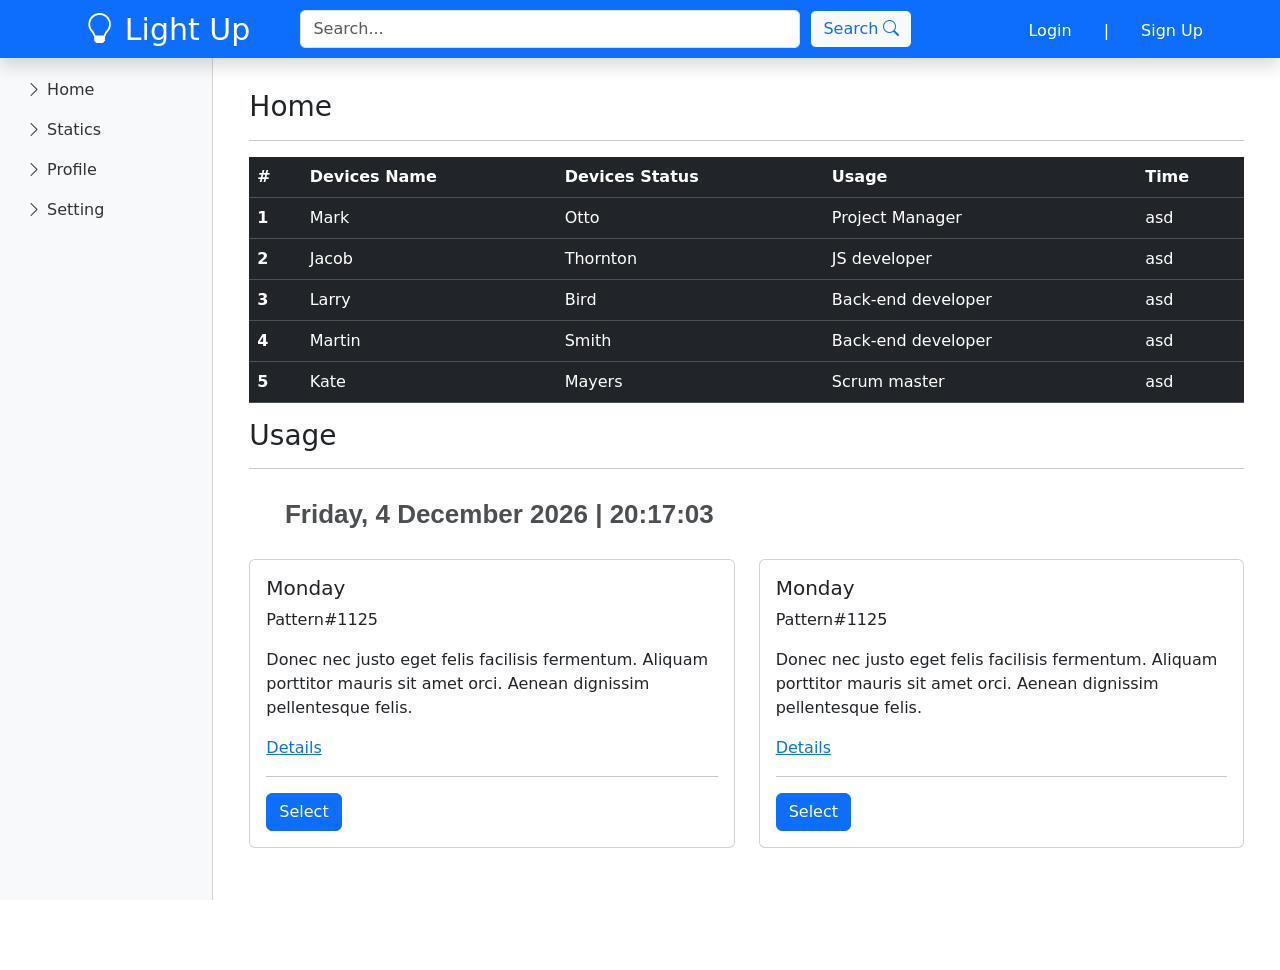
<file: SP-1/index.html>
<!DOCTYPE html>
<html lang="en">
  <head>
    <!-- Required meta tags -->
    <meta charset="utf-8" />
    <meta name="viewport" content="width=device-width, initial-scale=1" />

    <!-- Bootstrap CSS -->
    <link
      href="https://cdn.jsdelivr.net/npm/bootstrap@5.1.1/dist/css/bootstrap.min.css"
      rel="stylesheet"
      integrity="sha384-F3w7mX95PdgyTmZZMECAngseQB83DfGTowi0iMjiWaeVhAn4FJkqJByhZMI3AhiU"
      crossorigin="anonymous"
    />
    <!--Boxicons-->
    <link
      rel="stylesheet"
      href="https://cdn.jsdelivr.net/npm/bootstrap-icons@1.5.0/font/bootstrap-icons.css"
    />
    <!--Custom Css-->
    <link rel="stylesheet" href="./css/index-style.css" />

    <title>Light Up | Home</title>
  </head>
  <body>
    <nav class="navbar navbar-dark bg-primary flex-md-nowrap p-0 shadow">
      <a class="navbar-brand col-sm-3 col-md-2 head-icon" href="#">
        <i class="bi bi-lightbulb"></i>
        <span>Light Up</span>
      </a>
      <input
        type="text"
        class="form-control form-control-primary search-box"
        placeholder="Search..."
      />
      <button
        type="button"
        class="btn btn-light btn-outline-primary search-btn"
      >
        Search
        <i class="bi bi-search"></i>
      </button>
      <ul class="nav float-end member-nav">
        <li class="nav-item member-nav-item">
          <a class="nav-link member-nav-link" href="login.html">Login</a>
        </li>
        <li class="nav-item member-nav-item">
          <p class="nav-link member-nav-link">|</p>
        </li>
        <li class="nav-item member-nav-item">
          <a class="nav-link member-nav-link" href="signup.html">Sign Up</a>
        </li>
      </ul>
    </nav>

    <div class="container-fluid">
      <div class="row">
        <div class="col-md-2 bg-light sidebar">
          <div class="left-sidebar">
            <ul class="nav flex-column sidebar-nav">
              <li class="nav-item sidebar-nav-item">
                <a
                  class="nav-link sidebar-nav-link"
                  href="#"
                  id="statics-nav-btn"
                >
                  <i class="bi bi-chevron-right"></i>
                  <span>Home</span>
                </a>
              </li>
              <li class="nav-item sidebar-nav-item">
                <a
                  class="nav-link sidebar-nav-link"
                  href="statics.html"
                  id="statics-nav-btn"
                >
                  <i class="bi bi-chevron-right"></i>
                  <span>Statics</span>
                </a>
              </li>

              <li class="nav-item sidebar-nav-item">
                <a
                  class="nav-link sidebar-nav-link"
                  href="profile.html"
                  id="profile-nav-btn"
                >
                  <i class="bi bi-chevron-right"></i>
                  <span>Profile</span>
                </a>
              </li>
              <li class="nav-item sidebar-nav-item">
                <a
                  class="nav-link sidebar-nav-link"
                  href="setting.html"
                  id="setting-nav-btn"
                >
                  <i class="bi bi-chevron-right"></i>
                  <span>Setting</span>
                </a>
              </li>
            </ul>
          </div>
        </div>
        <main
          role="main"
          onLoad="renderTime();"
          class="col-md-9 ml-sm-auto col-lg-10 px-4"
        >
          <div class="container-fluid">
            <h3>Home</h3>
            <hr />
            <div class="table-responsive">
              <table class="table table-dark table-stat-home">
                <thead>
                  <tr>
                    <th scope="col">#</th>
                    <th scope="col">Devices Name</th>
                    <th scope="col">Devices Status</th>
                    <th scope="col">Usage</th>
                    <th scope="col">Time</th>
                  </tr>
                </thead>
                <tbody>
                  <tr>
                    <th scope="row">1</th>
                    <td>Mark</td>
                    <td>Otto</td>
                    <td>Project Manager</td>
                    <td>asd</td>
                  </tr>
                  <tr>
                    <th scope="row">2</th>
                    <td>Jacob</td>
                    <td>Thornton</td>
                    <td>JS developer</td>
                    <td>asd</td>
                  </tr>
                  <tr>
                    <th scope="row">3</th>
                    <td>Larry</td>
                    <td>Bird</td>
                    <td>Back-end developer</td>
                    <td>asd</td>
                  </tr>
                  <tr>
                    <th scope="row">4</th>
                    <td>Martin</td>
                    <td>Smith</td>
                    <td>Back-end developer</td>
                    <td>asd</td>
                  </tr>
                  <tr>
                    <th scope="row">5</th>
                    <td>Kate</td>
                    <td>Mayers</td>
                    <td>Scrum master</td>
                    <td>asd</td>
                  </tr>
                </tbody>
              </table>
            </div>
            <h3>Usage</h3>
            <hr />
            <div id="clockDisplay" class="timebox"></div>
            <div class="row">
              <div class="col-sm-6">
                <div class="card">
                  <div class="card-body">
                    <h5 class="card-title">Monday</h5>
                    <p class="card-des">Pattern#1125</p>
                    <p class="card-text">
                      Donec nec justo eget felis facilisis fermentum. Aliquam
                      porttitor mauris sit amet orci. Aenean dignissim
                      pellentesque felis.
                    </p>
                    <a href="#" class="link-primary">Details</a>
                    <hr />
                    <button class="btn btn-primary">Select</button>
                  </div>
                </div>
              </div>
              <div class="col-sm-6">
                <div class="card">
                  <div class="card-body">
                    <h5 class="card-title">Monday</h5>
                    <p class="card-des">Pattern#1125</p>
                    <p class="card-text">
                      Donec nec justo eget felis facilisis fermentum. Aliquam
                      porttitor mauris sit amet orci. Aenean dignissim
                      pellentesque felis.
                    </p>
                    <a href="#" class="link-primary">Details</a>
                    <hr />
                    <button class="btn btn-primary">Select</button>
                  </div>
                </div>
              </div>
            </div>
          </div>
        </main>
      </div>
    </div>

    <!-- Optional JavaScript; choose one of the two! -->

    <!-- Option 1: Bootstrap Bundle with Popper -->
    <script
      src="https://cdn.jsdelivr.net/npm/bootstrap@5.1.1/dist/js/bootstrap.bundle.min.js"
      integrity="sha384-/bQdsTh/da6pkI1MST/rWKFNjaCP5gBSY4sEBT38Q/9RBh9AH40zEOg7Hlq2THRZ"
      crossorigin="anonymous"
    ></script>
    <script type="text/javascript" src="./js/index.js"></script>

    <!-- Option 2: Separate Popper and Bootstrap JS -->
    <!--
    <script src="https://cdn.jsdelivr.net/npm/@popperjs/core@2.9.3/dist/umd/popper.min.js" integrity="sha384-W8fXfP3gkOKtndU4JGtKDvXbO53Wy8SZCQHczT5FMiiqmQfUpWbYdTil/SxwZgAN" crossorigin="anonymous"></script>
    <script src="https://cdn.jsdelivr.net/npm/bootstrap@5.1.1/dist/js/bootstrap.min.js" integrity="sha384-skAcpIdS7UcVUC05LJ9Dxay8AXcDYfBJqt1CJ85S/CFujBsIzCIv+l9liuYLaMQ/" crossorigin="anonymous"></script>
    -->
  </body>
</html>
</file>
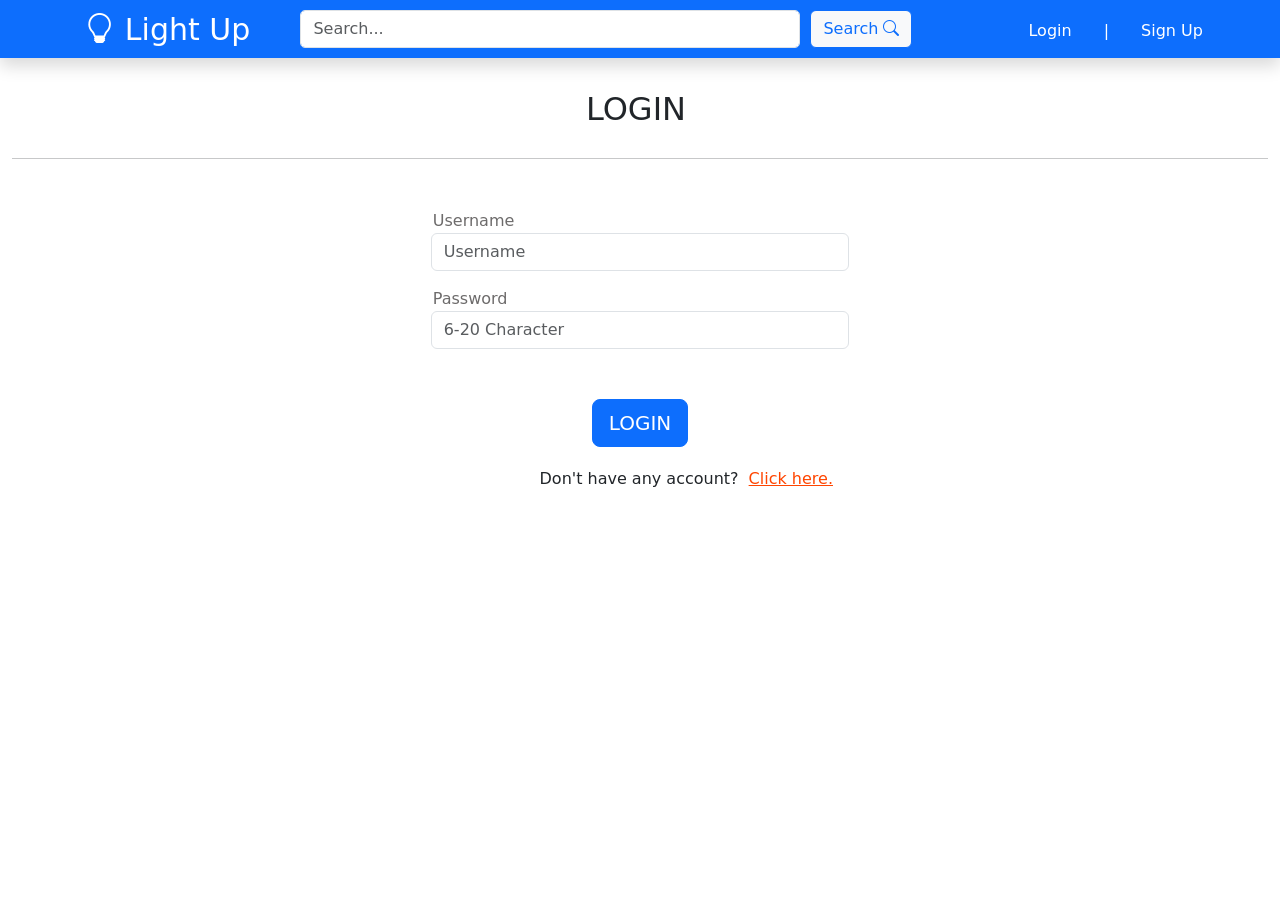
<file: SP-1/login.html>
<!DOCTYPE html>
<html lang="en">
  <head>
    <!-- Required meta tags -->
    <meta charset="utf-8" />
    <meta name="viewport" content="width=device-width, initial-scale=1" />

    <!-- Bootstrap CSS -->
    <link
      href="https://cdn.jsdelivr.net/npm/bootstrap@5.1.1/dist/css/bootstrap.min.css"
      rel="stylesheet"
      integrity="sha384-F3w7mX95PdgyTmZZMECAngseQB83DfGTowi0iMjiWaeVhAn4FJkqJByhZMI3AhiU"
      crossorigin="anonymous"
    />
    <!--Boxicons-->
    <link
      rel="stylesheet"
      href="https://cdn.jsdelivr.net/npm/bootstrap-icons@1.5.0/font/bootstrap-icons.css"
    />
    <!--Custom Css-->
    <link rel="stylesheet" href="./css/login-style.css" />

    <title>Light Up | Login</title>
  </head>
  <body>
    <nav class="navbar navbar-dark bg-primary flex-md-nowrap p-0 shadow">
      <a class="navbar-brand col-sm-3 col-md-2 head-icon" href="index.html">
        <i class="bi bi-lightbulb"></i>
        <span>Light Up</span>
      </a>
      <input
        type="text"
        class="form-control form-control-primary search-box"
        placeholder="Search..."
      />
      <button
        type="button"
        class="btn btn-light btn-outline-primary search-btn"
      >
        Search
        <i class="bi bi-search"></i>
      </button>
      <ul class="nav member-nav">
        <li class="nav-item member-nav-item">
          <a class="nav-link member-nav-link login-mem-nav" href="login.html"
            >Login</a
          >
        </li>
        <li class="nav-item member-nav-item">
          <p class="nav-link member-nav-link">|</p>
        </li>
        <li class="nav-item member-nav-item">
          <a class="nav-link member-nav-link signup-mem-nav" href="signup.html"
            >Sign Up</a
          >
        </li>
      </ul>
    </nav>

    <div class="container-fluid">
      <div class="row">
        <main>
          <h2 class="login-head">LOGIN</h2>
          <hr />
          <div class="fill-box">
            <span class="title Username">Username</span>
            <div class="col-4 col-offset-4 user-input">
              <div class="input-group mb-3">
                <input
                  type="text"
                  class="form-control"
                  placeholder="Username"
                  aria-label="Username"
                  aria-describedby="basic-addon1"
                />
              </div>
            </div>
            <span class="title Password">Password</span>
            <div class="col-4 col-offset-4 user-input">
              <div class="input-group mb-3">
                <input
                  type="text"
                  class="form-control"
                  placeholder="6-20 Character"
                  aria-label="6-20 Character"
                  aria-describedby="basic-addon1"
                />
              </div>
            </div>

            <button type="button" class="btn btn-primary btn-lg btn-login">
              LOGIN
            </button>
            <span class="gosignup"
              >Don't have any account?<a
                href="signup.html"
                class="click-to-signup"
                >Click here.</a
              ></span
            >
          </div>
        </main>
      </div>
    </div>

    <!-- Optional JavaScript; choose one of the two! -->

    <!-- Option 1: Bootstrap Bundle with Popper -->
    <script
      src="https://cdn.jsdelivr.net/npm/bootstrap@5.1.1/dist/js/bootstrap.bundle.min.js"
      integrity="sha384-/bQdsTh/da6pkI1MST/rWKFNjaCP5gBSY4sEBT38Q/9RBh9AH40zEOg7Hlq2THRZ"
      crossorigin="anonymous"
    ></script>

    <!-- Option 2: Separate Popper and Bootstrap JS -->
    <!--
    <script src="https://cdn.jsdelivr.net/npm/@popperjs/core@2.9.3/dist/umd/popper.min.js" integrity="sha384-W8fXfP3gkOKtndU4JGtKDvXbO53Wy8SZCQHczT5FMiiqmQfUpWbYdTil/SxwZgAN" crossorigin="anonymous"></script>
    <script src="https://cdn.jsdelivr.net/npm/bootstrap@5.1.1/dist/js/bootstrap.min.js" integrity="sha384-skAcpIdS7UcVUC05LJ9Dxay8AXcDYfBJqt1CJ85S/CFujBsIzCIv+l9liuYLaMQ/" crossorigin="anonymous"></script>
    -->
  </body>
</html>
</file>
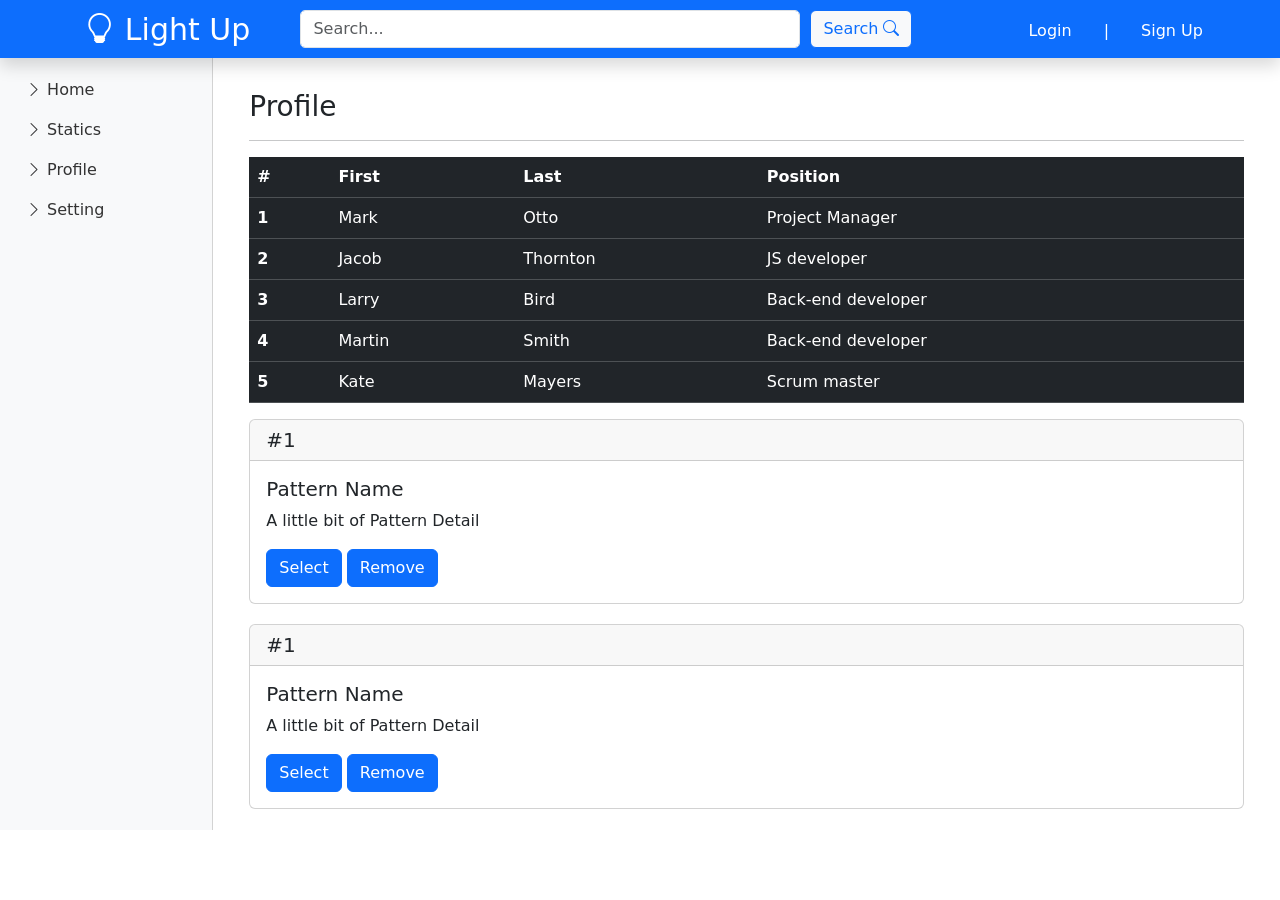
<file: SP-1/profile.html>
<!DOCTYPE html>
<html lang="en">
  <head>
    <!-- Required meta tags -->
    <meta charset="utf-8" />
    <meta name="viewport" content="width=device-width, initial-scale=1" />

    <!-- Bootstrap CSS -->
    <link
      href="https://cdn.jsdelivr.net/npm/bootstrap@5.1.1/dist/css/bootstrap.min.css"
      rel="stylesheet"
      integrity="sha384-F3w7mX95PdgyTmZZMECAngseQB83DfGTowi0iMjiWaeVhAn4FJkqJByhZMI3AhiU"
      crossorigin="anonymous"
    />
    <!--Boxicons-->
    <link
      rel="stylesheet"
      href="https://cdn.jsdelivr.net/npm/bootstrap-icons@1.5.0/font/bootstrap-icons.css"
    />
    <!--Custom Css-->
    <link rel="stylesheet" href="./css/profile-style.css" />

    <title>Light Up | Profile</title>
  </head>
  <body>
    <nav class="navbar navbar-dark bg-primary flex-md-nowrap p-0 shadow">
      <a class="navbar-brand col-sm-3 col-md-2 head-icon" href="index.html">
        <i class="bi bi-lightbulb"></i>
        <span>Light Up</span>
      </a>
      <input
        type="text"
        class="form-control form-control-primary search-box"
        placeholder="Search..."
      />
      <button
        type="button"
        class="btn btn-light btn-outline-primary search-btn"
      >
        Search
        <i class="bi bi-search"></i>
      </button>
      <ul class="nav float-end member-nav">
        <li class="nav-item member-nav-item">
          <a class="nav-link member-nav-link" href="login.html">Login</a>
        </li>
        <li class="nav-item member-nav-item">
          <p class="nav-link member-nav-link">|</p>
        </li>
        <li class="nav-item member-nav-item">
          <a class="nav-link member-nav-link" href="signup.html">Sign Up</a>
        </li>
      </ul>
    </nav>

    <div class="container-fluid">
      <div class="row">
        <div class="col-md-2 bg-light sidebar">
          <div class="left-sidebar">
            <ul class="nav flex-column sidebar-nav">
              <li class="nav-item sidebar-nav-item">
                <a
                  class="nav-link sidebar-nav-link"
                  href="index.html"
                  id="statics-nav-btn"
                >
                  <i class="bi bi-chevron-right"></i>
                  <span>Home</span>
                </a>
              </li>
              <li class="nav-item sidebar-nav-item">
                <a
                  class="nav-link sidebar-nav-link"
                  href="statics.html"
                  id="statics-nav-btn"
                >
                  <i class="bi bi-chevron-right"></i>
                  <span>Statics</span>
                </a>
              </li>
              <li class="nav-item sidebar-nav-item">
                <a
                  class="nav-link sidebar-nav-link"
                  href="profile.html"
                  id="profile-nav-btn"
                >
                  <i class="bi bi-chevron-right"></i>
                  <span>Profile</span>
                </a>
              </li>
              <li class="nav-item sidebar-nav-item">
                <a
                  class="nav-link sidebar-nav-link"
                  href="setting.html"
                  id="setting-nav-btn"
                >
                  <i class="bi bi-chevron-right"></i>
                  <span>Setting</span>
                </a>
              </li>
            </ul>
          </div>
        </div>
        <main role="main" class="col-md-9 ml-sm-auto col-lg-10 px-4">
          <div class="container-fluid">
            <h3>Profile</h3>
            <hr />
            <div class="table-responsive">
              <table class="table table-dark">
                <thead>
                  <tr>
                    <th scope="col">#</th>
                    <th scope="col">First</th>
                    <th scope="col">Last</th>
                    <th scope="col">Position</th>
                  </tr>
                </thead>
                <tbody>
                  <tr>
                    <th scope="row">1</th>
                    <td>Mark</td>
                    <td>Otto</td>
                    <td>Project Manager</td>
                  </tr>
                  <tr>
                    <th scope="row">2</th>
                    <td>Jacob</td>
                    <td>Thornton</td>
                    <td>JS developer</td>
                  </tr>
                  <tr>
                    <th scope="row">3</th>
                    <td>Larry</td>
                    <td>Bird</td>
                    <td>Back-end developer</td>
                  </tr>
                  <tr>
                    <th scope="row">4</th>
                    <td>Martin</td>
                    <td>Smith</td>
                    <td>Back-end developer</td>
                  </tr>
                  <tr>
                    <th scope="row">5</th>
                    <td>Kate</td>
                    <td>Mayers</td>
                    <td>Scrum master</td>
                  </tr>
                </tbody>
              </table>
            </div>
            <div class="pattern-box">
              <div class="card">
                <h5 class="card-header">#1</h5>
                <div class="card-body">
                  <h5 class="card-title">Pattern Name</h5>
                  <p class="card-text">A little bit of Pattern Detail</p>
                  <a href="#" class="btn btn-primary">Select</a>
                  <a href="#" class="btn btn-primary">Remove</a>
                </div>
              </div>
              <div class="card">
                <h5 class="card-header">#1</h5>
                <div class="card-body">
                  <h5 class="card-title">Pattern Name</h5>
                  <p class="card-text">A little bit of Pattern Detail</p>
                  <a href="#" class="btn btn-primary">Select</a>
                  <a href="#" class="btn btn-primary">Remove</a>
                </div>
              </div>
            </div>
          </div>
        </main>
      </div>
    </div>

    <!-- Optional JavaScript; choose one of the two! -->

    <!-- Option 1: Bootstrap Bundle with Popper -->
    <script
      src="https://cdn.jsdelivr.net/npm/bootstrap@5.1.1/dist/js/bootstrap.bundle.min.js"
      integrity="sha384-/bQdsTh/da6pkI1MST/rWKFNjaCP5gBSY4sEBT38Q/9RBh9AH40zEOg7Hlq2THRZ"
      crossorigin="anonymous"
    ></script>

    <!-- Option 2: Separate Popper and Bootstrap JS -->
    <!--
    <script src="https://cdn.jsdelivr.net/npm/@popperjs/core@2.9.3/dist/umd/popper.min.js" integrity="sha384-W8fXfP3gkOKtndU4JGtKDvXbO53Wy8SZCQHczT5FMiiqmQfUpWbYdTil/SxwZgAN" crossorigin="anonymous"></script>
    <script src="https://cdn.jsdelivr.net/npm/bootstrap@5.1.1/dist/js/bootstrap.min.js" integrity="sha384-skAcpIdS7UcVUC05LJ9Dxay8AXcDYfBJqt1CJ85S/CFujBsIzCIv+l9liuYLaMQ/" crossorigin="anonymous"></script>
    -->
  </body>
</html>
</file>
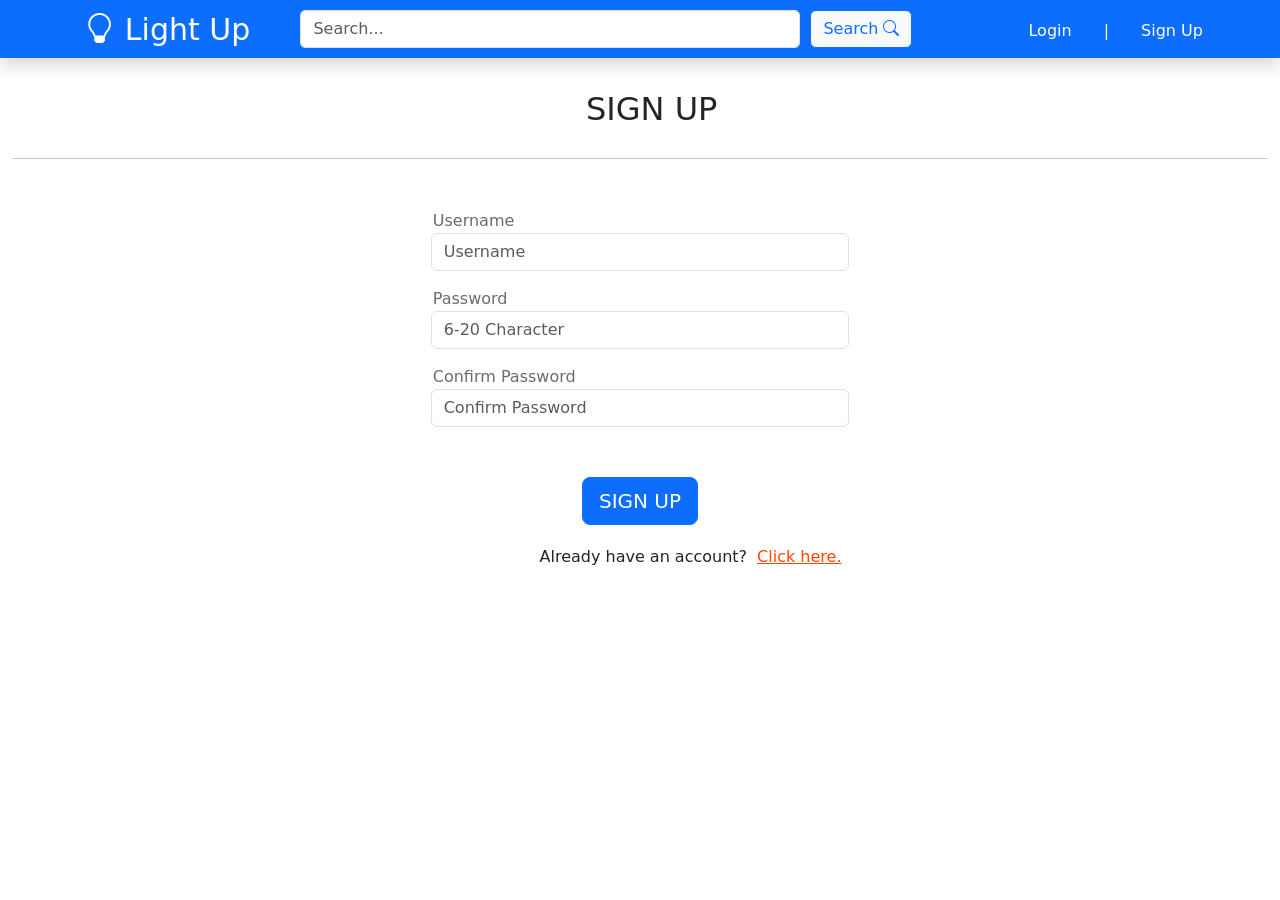
<file: SP-1/signup.html>
<!DOCTYPE html>
<html lang="en">
  <head>
    <!-- Required meta tags -->
    <meta charset="utf-8" />
    <meta name="viewport" content="width=device-width, initial-scale=1" />

    <!-- Bootstrap CSS -->
    <link
      href="https://cdn.jsdelivr.net/npm/bootstrap@5.1.1/dist/css/bootstrap.min.css"
      rel="stylesheet"
      integrity="sha384-F3w7mX95PdgyTmZZMECAngseQB83DfGTowi0iMjiWaeVhAn4FJkqJByhZMI3AhiU"
      crossorigin="anonymous"
    />
    <!--Boxicons-->
    <link
      rel="stylesheet"
      href="https://cdn.jsdelivr.net/npm/bootstrap-icons@1.5.0/font/bootstrap-icons.css"
    />
    <!--Custom Css-->
    <link rel="stylesheet" href="./css/signup-style.css" />

    <title>Light Up | Sign Up</title>
  </head>
  <body>
    <nav class="navbar navbar-dark bg-primary flex-md-nowrap p-0 shadow">
      <a class="navbar-brand col-sm-3 col-md-2 head-icon" href="index.html">
        <i class="bi bi-lightbulb"></i>
        <span>Light Up</span>
      </a>
      <input
        type="text"
        class="form-control form-control-primary search-box"
        placeholder="Search..."
      />
      <button
        type="button"
        class="btn btn-light btn-outline-primary search-btn"
      >
        Search
        <i class="bi bi-search"></i>
      </button>
      <ul class="nav member-nav">
        <li class="nav-item member-nav-item">
          <a class="nav-link member-nav-link login-mem-nav" href="login.html"
            >Login</a
          >
        </li>
        <li class="nav-item member-nav-item">
          <p class="nav-link member-nav-link">|</p>
        </li>
        <li class="nav-item member-nav-item">
          <a class="nav-link member-nav-link signup-mem-nav" href="signup.html"
            >Sign Up</a
          >
        </li>
      </ul>
    </nav>

    <div class="container-fluid">
      <div class="row">
        <main>
          <h2 class="signup-head">SIGN UP</h2>
          <hr />
          <div class="fill-box">
            <span class="title Username">Username</span>
            <div class="col-4 col-offset-4 user-input">
              <div class="input-group mb-3">
                <input
                  type="text"
                  class="form-control"
                  placeholder="Username"
                  aria-label="Username"
                  aria-describedby="basic-addon1"
                />
              </div>
            </div>
            <span class="title Password">Password</span>
            <div class="col-4 col-offset-4 user-input">
              <div class="input-group mb-3">
                <input
                  type="text"
                  class="form-control"
                  placeholder="6-20 Character"
                  aria-label="6-20 Character"
                  aria-describedby="basic-addon1"
                />
              </div>
            </div>
            <span class="title Pass-con">Confirm Password</span>
            <div class="col-4 col-offset-4 user-input">
              <div class="input-group mb-3">
                <input
                  type="text"
                  class="form-control"
                  placeholder="Confirm Password"
                  aria-label="Confirm Password"
                  aria-describedby="basic-addon1"
                />
              </div>
            </div>
            <button type="button" class="btn btn-primary btn-lg btn-signup">
              SIGN UP
            </button>
            <span class="gologin"
              >Already have an account?<a
                href="login.html"
                class="click-to-login"
                >Click here.</a
              ></span
            >
          </div>
        </main>
      </div>
    </div>

    <!-- Optional JavaScript; choose one of the two! -->

    <!-- Option 1: Bootstrap Bundle with Popper -->
    <script
      src="https://cdn.jsdelivr.net/npm/bootstrap@5.1.1/dist/js/bootstrap.bundle.min.js"
      integrity="sha384-/bQdsTh/da6pkI1MST/rWKFNjaCP5gBSY4sEBT38Q/9RBh9AH40zEOg7Hlq2THRZ"
      crossorigin="anonymous"
    ></script>

    <!-- Option 2: Separate Popper and Bootstrap JS -->
    <!--
    <script src="https://cdn.jsdelivr.net/npm/@popperjs/core@2.9.3/dist/umd/popper.min.js" integrity="sha384-W8fXfP3gkOKtndU4JGtKDvXbO53Wy8SZCQHczT5FMiiqmQfUpWbYdTil/SxwZgAN" crossorigin="anonymous"></script>
    <script src="https://cdn.jsdelivr.net/npm/bootstrap@5.1.1/dist/js/bootstrap.min.js" integrity="sha384-skAcpIdS7UcVUC05LJ9Dxay8AXcDYfBJqt1CJ85S/CFujBsIzCIv+l9liuYLaMQ/" crossorigin="anonymous"></script>
    -->
  </body>
</html>
</file>
<file: SP-1/css/index-style.css>
@import url("https://cdn.jsdelivr.net/npm/bootstrap-icons@1.5.0/font/bootstrap-icons.css");
.top-nav {
  height: 55px;
}
.head-icon {
  font-weight: 400;
  font-size: 30px;
  text-align: center;
}
.search-box {
  width: 500px;
}

.search-btn {
  margin-right: 100px;
}

.member-nav .member-nav-item .member-nav-link {
  margin-bottom: -3px;
  color: white;
}

.member-link {
  text-decoration: none;
  color: white;
}

a.member-link:hover {
  color: white;
}

.navbar {
  position: fixed;
  display: flex;
  justify-content: center;
  align-items: center;
  flex-direction: row;
  flex-wrap: wrap;
  width: 100%;
  z-index: 1;
}

.form-control-primary {
  margin: 10px;
  border-radius: 5px;
}

.sidebar {
  position: sticky;
  top: 0;
  height: calc(100vh);
  padding: 70px 0 0 10px;
  border-right: 1px solid #d3d3d3;
}

.left-sidebar {
  position: sticky;
  top: 0;
  height: calc(100vh);
}

.sidebar-nav li.sidebar-nav-item {
  padding-right: 10px;
}

.sidebar-nav li .sidebar-nav-link {
  color: #333;
  font-weight: 500;
}
.sidebar-nav li.sidebar-nav-item a.sidebar-nav-link:hover {
  background-color: #999;
  border-radius: 3px;
  color: white;
}

main {
  padding-top: 90px;
}
main .card {
  margin-bottom: 20px;
}

.timebox {
  font-family: arial;
  font-weight: bold;
  font-size: 26px;
  width: 500px;
  padding: 10px;
  text-align: center;
  margin-bottom: 15px;
  opacity: 80%;
}

/* width */
::-webkit-scrollbar {
  width: 10px;
}

/* Track */
::-webkit-scrollbar-track {
  background: #f1f1f1;
}

/* Handle */
::-webkit-scrollbar-thumb {
  background: #888;
}

/* Handle on hover */
::-webkit-scrollbar-thumb:hover {
  background: #555;
}
</file>
<file: SP-1/css/login-style.css>
@import url("https://cdn.jsdelivr.net/npm/bootstrap-icons@1.5.0/font/bootstrap-icons.css");
.top-nav {
  height: 55px;
}
.head-icon {
  font-weight: 400;
  font-size: 30px;
  text-align: center;
}
.search-box {
  width: 500px;
}

.search-btn {
  margin-right: 100px;
}

.member-nav .member-nav-item .member-nav-link {
  margin-bottom: -3px;
  margin-right: -30%;
  color: white;
}
.member-nav .member-nav-item a.member-nav-link:hover {
  color: rgb(219, 217, 217);
}

.member-link {
  text-decoration: none;
  color: white;
}

a.member-link:hover {
  color: white;
}

.navbar {
  position: fixed;
  display: flex;
  justify-content: center;
  align-items: center;
  flex-direction: row;
  flex-wrap: wrap;
  width: 100%;
  z-index: 1;
}

.form-control-primary {
  margin: 10px;
  border-radius: 5px;
}

.sidebar {
  position: sticky;
  top: 0;
  height: calc(100vh);
  padding: 70px 0 0 10px;
  border-right: 1px solid #d3d3d3;
}

.left-sidebar {
  position: sticky;
  top: 0;
  height: calc(100vh);
}

.sidebar-nav li.sidebar-nav-item {
  padding-right: 10px;
}

.sidebar-nav li .sidebar-nav-link {
  color: #333;
  font-weight: 500;
}
.sidebar-nav li.sidebar-nav-item a.sidebar-nav-link:hover {
  background-color: #999;
  border-radius: 3px;
  color: white;
}

main {
  padding-top: 90px;
}
main .card {
  margin-bottom: 20px;
}

main .login-head {
  margin-left: 45.7%;
  margin-bottom: 30px;
}
main .fill-box {
  margin-top: 50px;
}
main .fill-box .user-input {
  display: block;
  margin: 0 auto;
}

main .fill-box .title {
  color: rgb(109, 107, 107);
  margin-left: 33.5%;
}

main .btn-login {
  display: block;
  margin: 0 auto;
  margin-top: 50px;
  margin-bottom: 20px;
}

main .gosignup {
  display: block;
  margin: 0 auto;
  margin-left: 42%;
}
main .gosignup a.click-to-signup {
  color: orangered;
  margin-left: 10px;
}
</file>
<file: SP-1/css/profile-style.css>
@import url("https://cdn.jsdelivr.net/npm/bootstrap-icons@1.5.0/font/bootstrap-icons.css");
.top-nav {
  height: 55px;
}
.head-icon {
  font-weight: 400;
  font-size: 30px;
  text-align: center;
}
.search-box {
  width: 500px;
}

.search-btn {
  margin-right: 100px;
}
.member-nav .member-nav-item .member-nav-link {
  margin-bottom: -3px;
  color: white;
}

.member-link {
  text-decoration: none;
  color: white;
}

a.member-link:hover {
  color: white;
}

/*.dropdown-btn-top {
  border-radius: 5px;
  width: 160px;
  margin-right: 20px;
  height: 40px;
  color: white;
}
button.dropdown-btn-top:hover {
  color: #d3d3d3;
}
.profile-img {
  width: 50px;
  height: 39px;
}
.profile-img-link {
  margin-right: 10px;
}
a.profile-img-link:hover {
  opacity: 0.8;
}*/

.navbar {
  position: fixed;
  display: flex;
  justify-content: center;
  align-items: center;
  flex-direction: row;
  flex-wrap: wrap;
  width: 100%;
  z-index: 1;
}

.form-control-primary {
  margin: 10px;
  border-radius: 5px;
}

.sidebar {
  position: sticky;
  top: 0;
  height: calc(100vh - 70px);
  padding: 70px 0 0 10px;
  border-right: 1px solid #d3d3d3;
}

.left-sidebar {
  position: sticky;
  top: 0;
  height: calc(100vh - 70px);
}

.sidebar-nav li.sidebar-nav-item {
  padding-right: 10px;
}

.sidebar-nav li .sidebar-nav-link {
  color: #333;
  font-weight: 500;
}
.sidebar-nav li.sidebar-nav-item a.sidebar-nav-link:hover {
  background-color: #999;
  border-radius: 3px;
  color: white;
}

main {
  padding-top: 90px;
}
main .card {
  margin-bottom: 20px;
}

/* width */
::-webkit-scrollbar {
  width: 10px;
}

/* Track */
::-webkit-scrollbar-track {
  background: #f1f1f1;
}

/* Handle */
::-webkit-scrollbar-thumb {
  background: #888;
}

/* Handle on hover */
::-webkit-scrollbar-thumb:hover {
  background: #555;
}
</file>
<file: SP-1/css/signup-style.css>
@import url("https://cdn.jsdelivr.net/npm/bootstrap-icons@1.5.0/font/bootstrap-icons.css");
.top-nav {
  height: 55px;
}
.head-icon {
  font-weight: 400;
  font-size: 30px;
  text-align: center;
}
.search-box {
  width: 500px;
}

.search-btn {
  margin-right: 100px;
}

.member-nav .member-nav-item .member-nav-link {
  margin-bottom: -3px;
  margin-right: -30%;
  color: white;
}
.member-nav .member-nav-item a.member-nav-link:hover {
  color: rgb(219, 217, 217);
}

.member-link {
  text-decoration: none;
  color: white;
}

a.member-link:hover {
  color: white;
}

.navbar {
  position: fixed;
  display: flex;
  justify-content: center;
  align-items: center;
  flex-direction: row;
  flex-wrap: wrap;
  width: 100%;
  z-index: 1;
}

.form-control-primary {
  margin: 10px;
  border-radius: 5px;
}

.sidebar {
  position: sticky;
  top: 0;
  height: calc(100vh);
  padding: 70px 0 0 10px;
  border-right: 1px solid #d3d3d3;
}

.left-sidebar {
  position: sticky;
  top: 0;
  height: calc(100vh);
}

.sidebar-nav li.sidebar-nav-item {
  padding-right: 10px;
}

.sidebar-nav li .sidebar-nav-link {
  color: #333;
  font-weight: 500;
}
.sidebar-nav li.sidebar-nav-item a.sidebar-nav-link:hover {
  background-color: #999;
  border-radius: 3px;
  color: white;
}

main {
  padding-top: 90px;
}
main .card {
  margin-bottom: 20px;
}

main .signup-head {
  margin-left: 45.7%;
  margin-bottom: 30px;
}
main,
.fill-box {
  margin-top: 50px;
}
main .fill-box .user-input {
  display: block;
  margin: 0 auto;
}

main .fill-box .title {
  color: rgb(109, 107, 107);
  margin-left: 33.5%;
}

main .btn-signup {
  display: block;
  margin: 0 auto;
  margin-top: 50px;
  margin-bottom: 20px;
}

main .gologin {
  display: block;
  margin: 0 auto;
  margin-left: 42%;
}
main .gologin a.click-to-login {
  color: orangered;
  margin-left: 10px;
}
</file>
